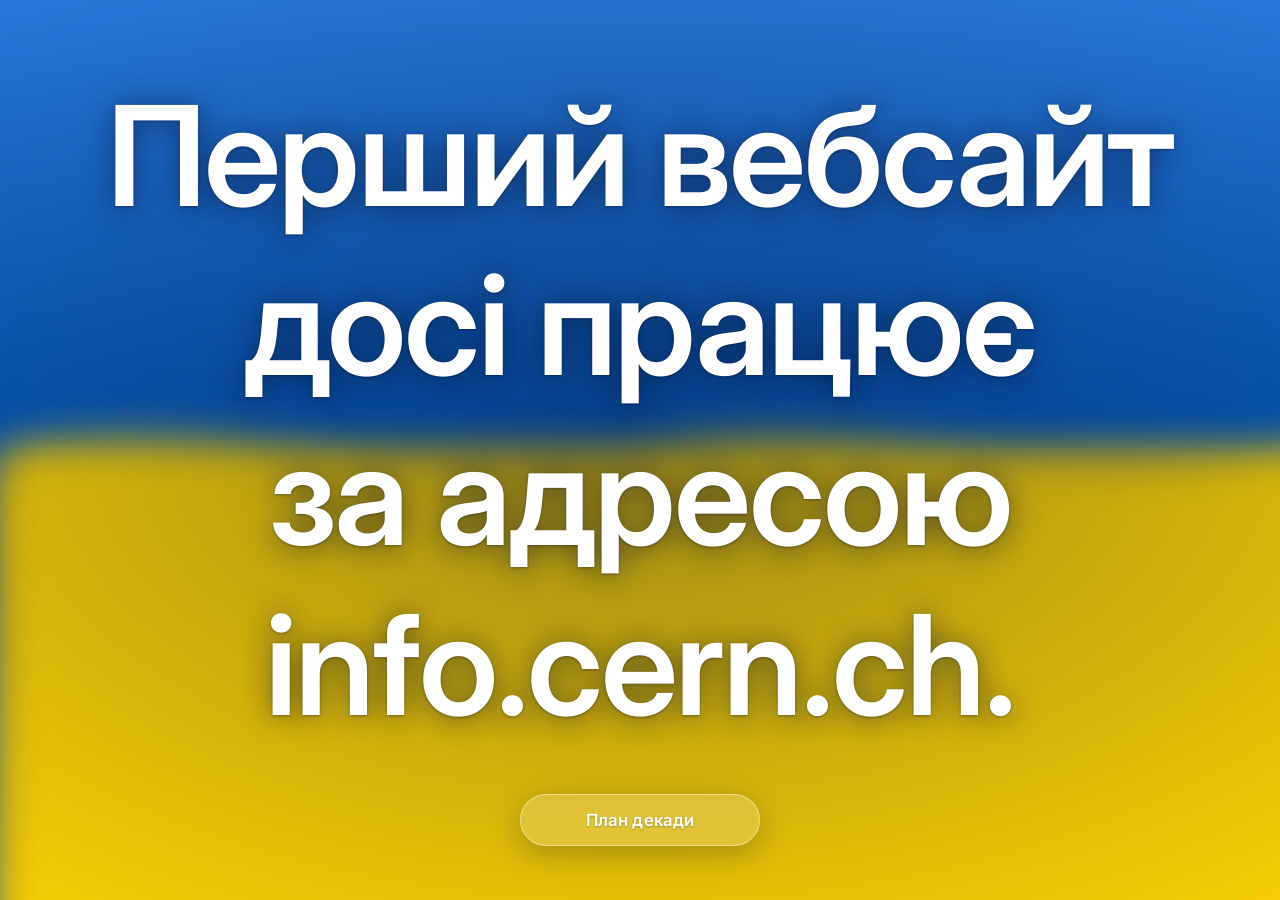
<file: index.html>
<!doctype html>
<html lang="uk">
<head>
  <meta charset="utf-8">
  <meta name="viewport" content="width=device-width, initial-scale=1, viewport-fit=cover">
  <meta name="theme-color" content="#0b4fb5">
  <meta name="description" content="Випадковий факт про інформатику та інформаційну безпеку">
  <title>Випадковий факт</title>
  <link rel="icon" href="data:image/svg+xml,%3Csvg xmlns=%27http://www.w3.org/2000/svg%27 viewBox=%270 0 64 64%27%3E%3Crect width=%2764%27 height=%2732%27 rx=%270%27 fill=%27%230057b7%27/%3E%3Crect y=%2732%27 width=%2764%27 height=%2732%27 fill=%27%23ffd500%27/%3E%3C/svg%3E">
  <link rel="preconnect" href="https://fonts.googleapis.com">
  <link rel="preconnect" href="https://fonts.gstatic.com" crossorigin>
  <link href="https://fonts.googleapis.com/css2?family=Inter:wght@600&display=swap" rel="stylesheet">
  <link rel="stylesheet" href="styles.css">
</head>
<body>
  <div class="bg" aria-hidden="true">
    <div class="sea">
      <svg class="wave wave-back" viewBox="0 0 2880 600" preserveAspectRatio="none">
        <path d="M0,70 C240,110 480,30 720,70 C960,110 1200,30 1440,70 C1680,110 1920,30 2160,70 C2400,110 2640,30 2880,70 L2880,600 L0,600 Z"/>
      </svg>
      <svg class="wave wave-front" viewBox="0 0 2880 600" preserveAspectRatio="none">
        <path d="M0,60 C240,20 480,100 720,60 C960,20 1200,100 1440,60 C1680,20 1920,100 2160,60 C2400,20 2640,100 2880,60 L2880,600 L0,600 Z"/>
      </svg>
    </div>
  </div>

  <main class="screen">
    <section class="stage" id="stage">
      <p class="fact" id="fact"></p>
    </section>
    <a class="plan-link" href="plan.html">План декади</a>
  </main>

  <script src="facts.js"></script>
  <script src="app.js"></script>
</body>
</html>
</file>
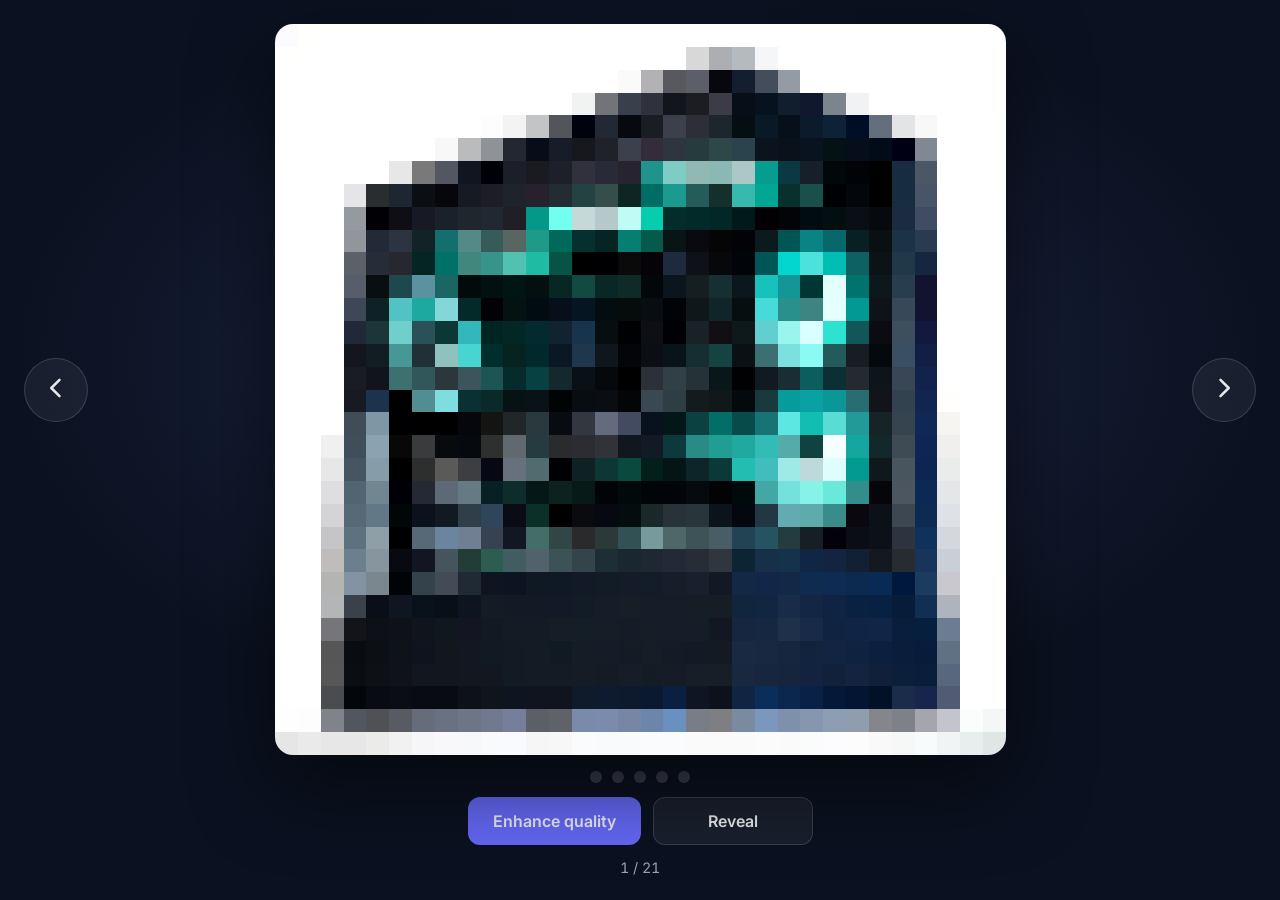
<file: filter-image/index.html>
<!doctype html>
<html lang="uk">
<head>
  <meta charset="utf-8">
  <meta name="viewport" content="width=device-width, initial-scale=1">
  <meta name="theme-color" content="#0b1120">
  <meta name="description" content="Вгадай зображення: пікселізоване фото поступово стає чіткішим">
  <title>Filter Image</title>
  <link rel="icon" href="data:image/svg+xml,%3Csvg xmlns=%27http://www.w3.org/2000/svg%27 viewBox=%270 0 64 64%27%3E%3Crect width=%2732%27 height=%2732%27 fill=%27%236366f1%27/%3E%3Crect x=%2732%27 width=%2732%27 height=%2732%27 fill=%27%2338bdf8%27/%3E%3Crect y=%2732%27 width=%2732%27 height=%2732%27 fill=%27%23f59e0b%27/%3E%3Crect x=%2732%27 y=%2732%27 width=%2732%27 height=%2732%27 fill=%27%23e2e8f0%27/%3E%3C/svg%3E">
  <link rel="preconnect" href="https://fonts.googleapis.com">
  <link rel="preconnect" href="https://fonts.gstatic.com" crossorigin>
  <link href="https://fonts.googleapis.com/css2?family=Inter:wght@500;600&display=swap" rel="stylesheet">
  <link rel="stylesheet" href="styles.css">
</head>
<body>
  <main class="app">
    <button class="arrow arrow-prev" id="prev" type="button" aria-label="Попереднє зображення">
      <svg viewBox="0 0 24 24" aria-hidden="true"><path d="M15 5l-7 7 7 7"/></svg>
    </button>

    <section class="stage" id="stage">
      <canvas class="picture" id="canvas" width="1" height="1"></canvas>
      <p class="status" id="status" hidden></p>
    </section>

    <button class="arrow arrow-next" id="next" type="button" aria-label="Наступне зображення">
      <svg viewBox="0 0 24 24" aria-hidden="true"><path d="M9 5l7 7-7 7"/></svg>
    </button>

    <footer class="controls">
      <div class="steps" id="steps" aria-label="Кроки покращення якості">
        <span class="step"></span>
        <span class="step"></span>
        <span class="step"></span>
        <span class="step"></span>
        <span class="step"></span>
      </div>
      <div class="buttons">
        <button class="btn btn-primary" id="enhance" type="button">Enhance quality</button>
        <button class="btn" id="reveal" type="button">Reveal</button>
      </div>
      <p class="counter" id="counter"></p>
    </footer>
  </main>

  <script src="images.js"></script>
  <script src="app.js"></script>
</body>
</html>
</file>
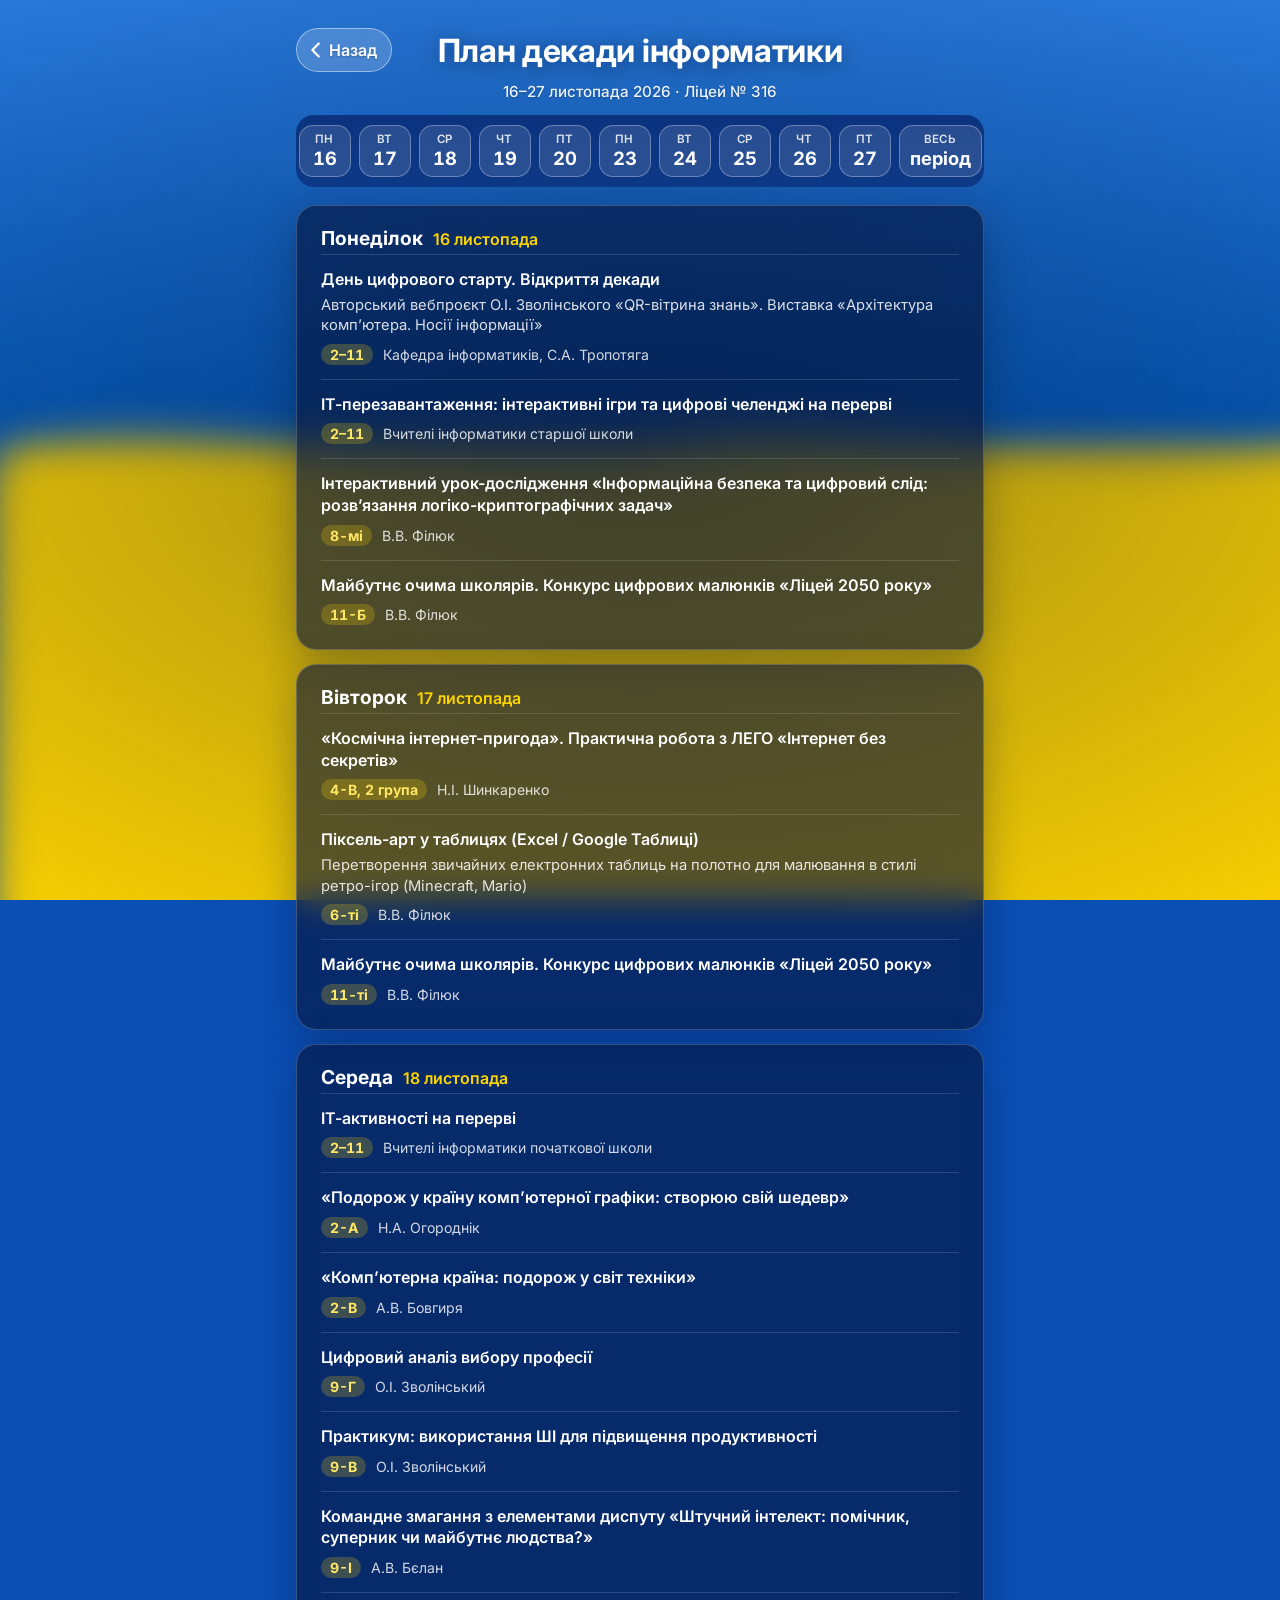
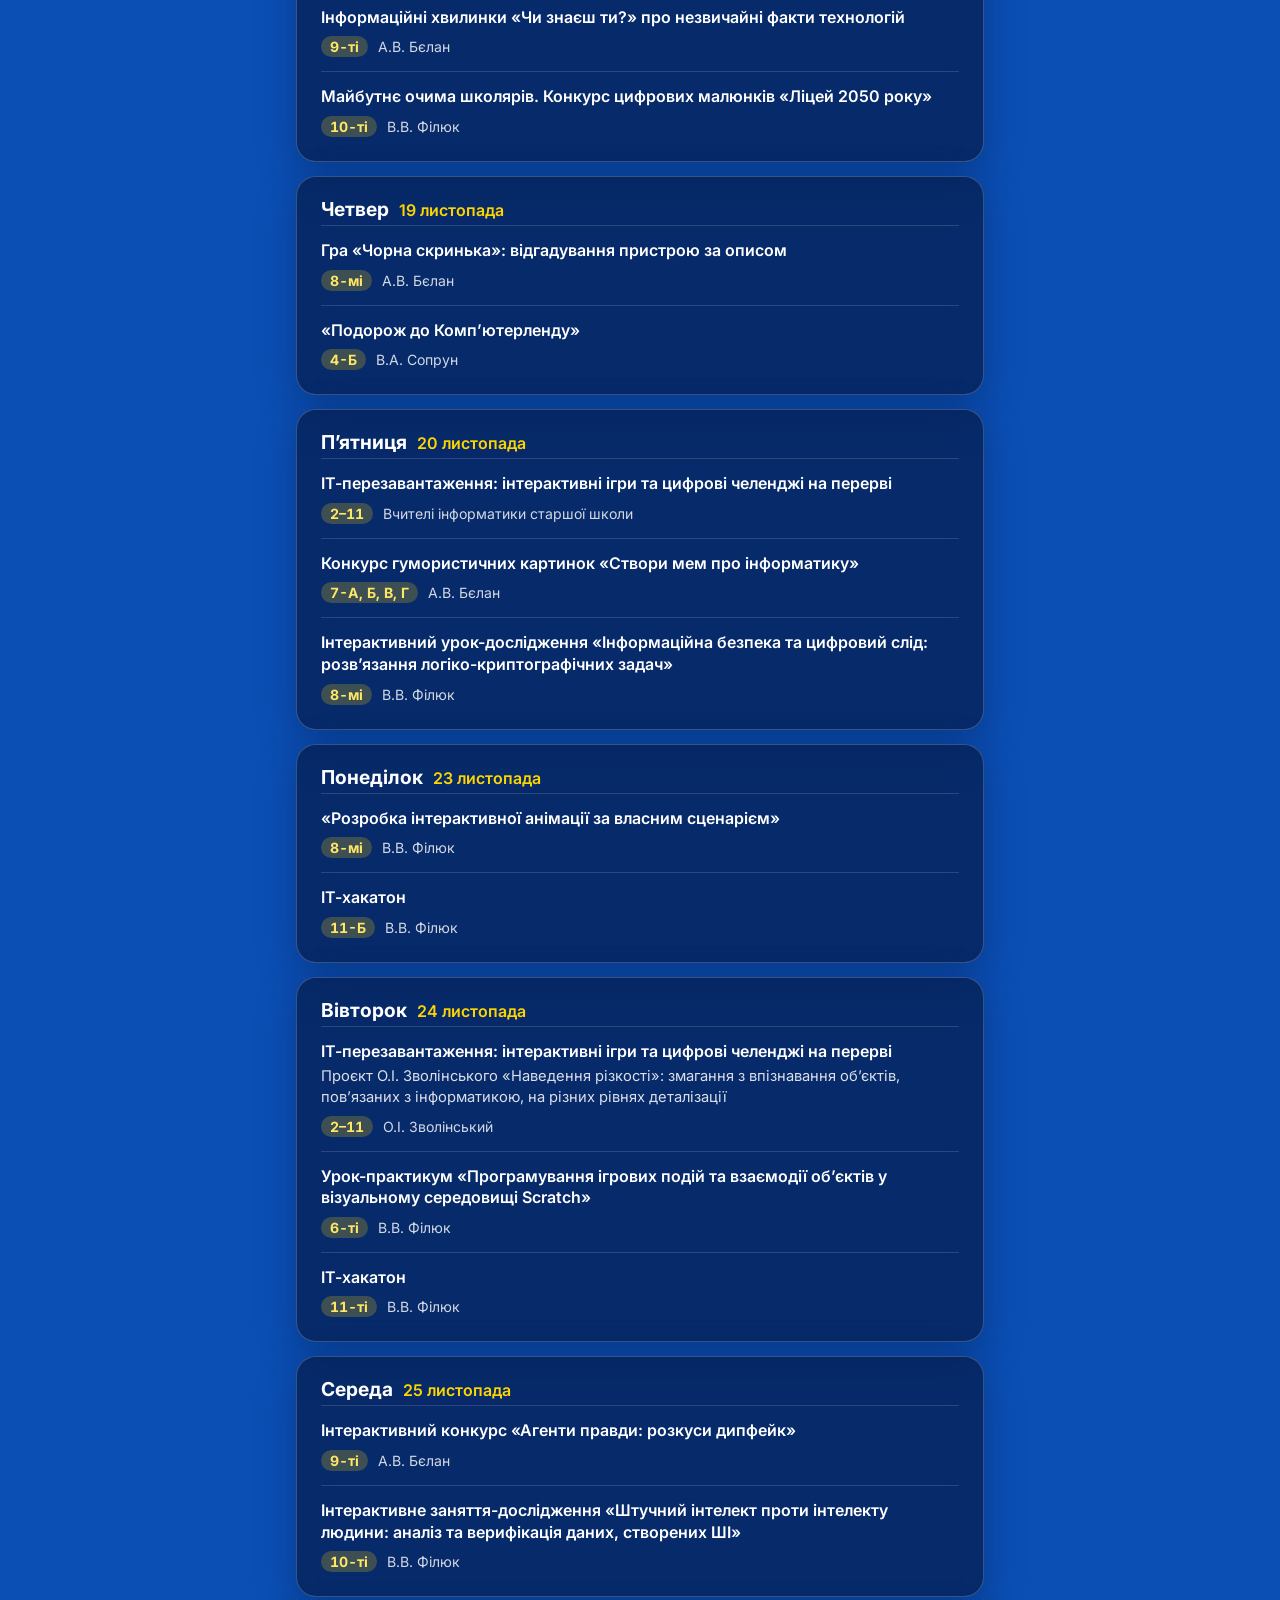
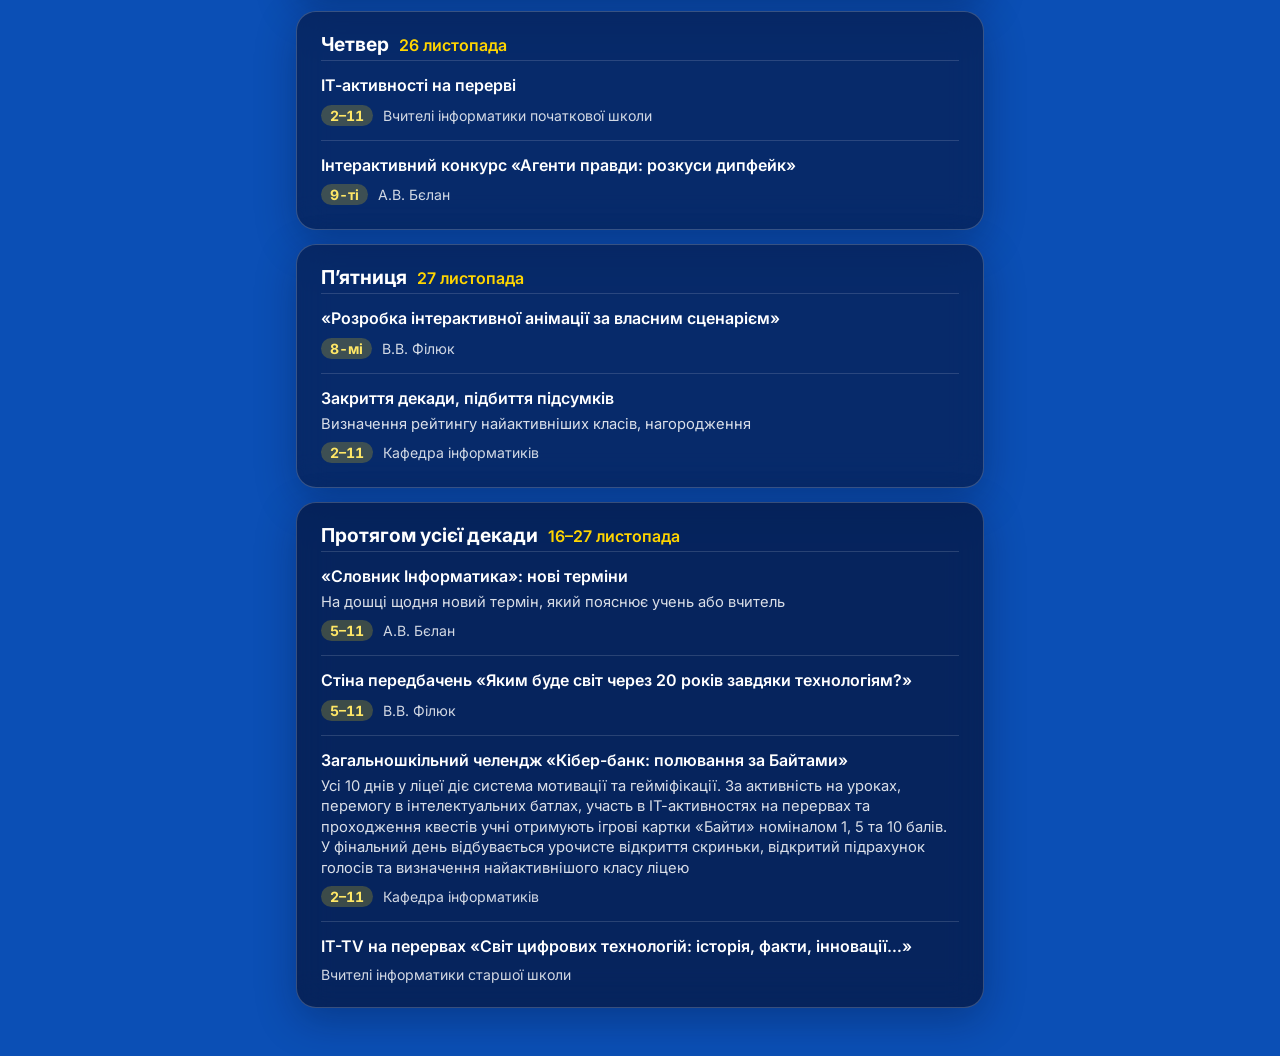
<file: plan.html>
<!doctype html>
<html lang="uk">
<head>
  <meta charset="utf-8">
  <meta name="viewport" content="width=device-width, initial-scale=1, viewport-fit=cover">
  <meta name="theme-color" content="#0b4fb5">
  <meta name="description" content="План декади інформатики">
  <title>План декади</title>
  <link rel="icon" href="data:image/svg+xml,%3Csvg xmlns=%27http://www.w3.org/2000/svg%27 viewBox=%270 0 64 64%27%3E%3Crect width=%2764%27 height=%2732%27 rx=%270%27 fill=%27%230057b7%27/%3E%3Crect y=%2732%27 width=%2764%27 height=%2732%27 fill=%27%23ffd500%27/%3E%3C/svg%3E">
  <link rel="preconnect" href="https://fonts.googleapis.com">
  <link rel="preconnect" href="https://fonts.gstatic.com" crossorigin>
  <link href="https://fonts.googleapis.com/css2?family=Inter:wght@500;600;700&display=swap" rel="stylesheet">
  <link rel="stylesheet" href="styles.css">
  <link rel="stylesheet" href="plan.css">
</head>
<body class="plan-page">
  <div class="bg" aria-hidden="true">
    <div class="sea">
      <svg class="wave wave-back" viewBox="0 0 2880 600" preserveAspectRatio="none">
        <path d="M0,70 C240,110 480,30 720,70 C960,110 1200,30 1440,70 C1680,110 1920,30 2160,70 C2400,110 2640,30 2880,70 L2880,600 L0,600 Z"/>
      </svg>
      <svg class="wave wave-front" viewBox="0 0 2880 600" preserveAspectRatio="none">
        <path d="M0,60 C240,20 480,100 720,60 C960,20 1200,100 1440,60 C1680,20 1920,100 2160,60 C2400,20 2640,100 2880,60 L2880,600 L0,600 Z"/>
      </svg>
    </div>
  </div>

  <main class="plan">
    <header class="plan-header">
      <a class="back-link" href="./">
        <svg viewBox="0 0 24 24" aria-hidden="true"><path d="M15 5l-7 7 7 7"/></svg>
        <span>Назад</span>
      </a>
      <h1 class="plan-title" id="plan-title">План декади</h1>
    </header>
    <p class="plan-subtitle" id="plan-subtitle"></p>
    <nav class="day-nav" id="day-nav" aria-label="Дні декади"></nav>
    <section class="plan-days" id="plan-days"></section>
  </main>

  <script src="plan-data.js"></script>
  <script src="plan.js"></script>
</body>
</html>
</file>
<file: styles.css>
:root {
  --bg: #0b4fb5;
  --text: #ffffff;
  --blue: #0057b7;
  --blue-light: #2a7de1;
  --yellow: #ffd500;
  --gold: #e9b800;
  --gutter: 24px;
  --gutter-y: 6vh;
}

*,
*::before,
*::after {
  box-sizing: border-box;
}

html,
body {
  height: 100%;
  margin: 0;
}

body {
  background: var(--bg);
  color: var(--text);
  font-family: "Inter", system-ui, -apple-system, "Segoe UI", Roboto, sans-serif;
  -webkit-font-smoothing: antialiased;
  overflow: hidden;
  overscroll-behavior: none;
  -webkit-tap-highlight-color: transparent;
}

.bg {
  position: fixed;
  inset: 0;
  z-index: 0;
  overflow: hidden;
  background: linear-gradient(180deg, var(--blue-light) 0%, var(--blue) 55%);
}

.bg::after {
  content: "";
  position: absolute;
  inset: 0;
  background: radial-gradient(90% 70% at 50% 50%, rgba(4, 18, 54, 0.38) 0%, rgba(4, 18, 54, 0) 100%);
}

.sea {
  position: absolute;
  top: calc(50% - 60px);
  bottom: -12vh;
  left: 0;
  right: 0;
  animation: bob 7s ease-in-out infinite alternate;
}

.wave {
  position: absolute;
  top: 0;
  left: 0;
  width: 200%;
  height: 100%;
  filter: blur(22px);
  will-change: transform;
}

.wave-back {
  fill: var(--gold);
  opacity: 0.8;
  animation: roll-right 24s linear infinite;
}

.wave-front {
  fill: var(--yellow);
  animation: roll-left 16s linear infinite;
}

@keyframes roll-left {
  from { transform: translateX(0); }
  to { transform: translateX(-50%); }
}

@keyframes roll-right {
  from { transform: translateX(-50%); }
  to { transform: translateX(0); }
}

@keyframes bob {
  from { transform: translateY(-8px); }
  to { transform: translateY(8px); }
}

.screen {
  position: relative;
  z-index: 1;
  display: grid;
  grid-template-rows: minmax(0, 1fr) auto;
  gap: 20px;
  height: 100vh;
  height: 100dvh;
  padding:
    calc(env(safe-area-inset-top) + var(--gutter-y))
    calc(env(safe-area-inset-right) + var(--gutter))
    calc(env(safe-area-inset-bottom) + var(--gutter-y))
    calc(env(safe-area-inset-left) + var(--gutter));
  user-select: none;
  -webkit-user-select: none;
}

.stage {
  display: grid;
  place-items: center;
  min-height: 0;
  min-width: 0;
}

.plan-link {
  justify-self: center;
  display: inline-flex;
  align-items: center;
  justify-content: center;
  width: min(100%, 360px);
  min-height: 52px;
  padding: 0 28px;
  border: 1px solid rgba(255, 255, 255, 0.45);
  border-radius: 999px;
  background: rgba(255, 255, 255, 0.18);
  color: var(--text);
  font-size: 1.05rem;
  font-weight: 600;
  letter-spacing: 0.01em;
  text-decoration: none;
  text-shadow: 0 1px 2px rgba(3, 14, 44, 0.3);
  box-shadow: 0 8px 30px rgba(3, 14, 44, 0.25);
  backdrop-filter: blur(14px);
  -webkit-backdrop-filter: blur(14px);
  transition: background 160ms ease, transform 120ms ease;
}

.plan-link:hover {
  background: rgba(255, 255, 255, 0.3);
}

.plan-link:active {
  transform: scale(0.97);
}

.plan-link:focus-visible {
  outline: 3px solid #fff;
  outline-offset: 3px;
}

.fact {
  margin: 0;
  max-width: 100%;
  font-weight: 600;
  font-size: clamp(1.5rem, 6vw, 4rem);
  line-height: 1.22;
  letter-spacing: -0.015em;
  text-align: center;
  text-wrap: balance;
  overflow-wrap: normal;
  text-shadow:
    0 2px 30px rgba(3, 14, 44, 0.55),
    0 1px 3px rgba(3, 14, 44, 0.35);
  opacity: 1;
  transform: translateY(0);
  transition: opacity 320ms ease, transform 320ms ease;
}

.fact.is-hidden {
  opacity: 0;
  transform: translateY(10px);
  transition: none;
}

@media (min-width: 768px) {
  :root {
    --gutter: 8vw;
    --gutter-y: 6vh;
  }

  .screen {
    gap: 28px;
  }

  .plan-link {
    width: auto;
    min-width: 240px;
  }
}

@media (prefers-reduced-motion: reduce) {
  .sea,
  .wave {
    animation: none;
  }

  .fact,
  .plan-link {
    transition: none;
  }
}
</file>
<file: filter-image/styles.css>
:root {
  --bg: #0b1120;
  --bg-glow: #1e2a4a;
  --surface: rgba(255, 255, 255, 0.06);
  --surface-strong: rgba(255, 255, 255, 0.12);
  --border: rgba(255, 255, 255, 0.14);
  --text: #e5e7eb;
  --muted: #94a3b8;
  --accent: #6366f1;
  --accent-hover: #4f46e5;
  --dot: rgba(255, 255, 255, 0.18);
  --dot-on: #38bdf8;
  --gutter: 24px;
}

*,
*::before,
*::after {
  box-sizing: border-box;
}

html,
body {
  height: 100%;
  margin: 0;
}

body {
  background:
    radial-gradient(70% 60% at 50% 40%, var(--bg-glow) 0%, var(--bg) 70%),
    var(--bg);
  color: var(--text);
  font-family: "Inter", system-ui, -apple-system, "Segoe UI", Roboto, sans-serif;
  -webkit-font-smoothing: antialiased;
  overflow: hidden;
}

.app {
  display: grid;
  grid-template-columns: auto minmax(0, 1fr) auto;
  grid-template-rows: minmax(0, 1fr) auto;
  gap: 16px var(--gutter);
  height: 100vh;
  height: 100dvh;
  padding: var(--gutter);
}

.stage {
  grid-column: 2;
  grid-row: 1;
  position: relative;
  display: grid;
  place-items: center;
  min-width: 0;
  min-height: 0;
}

.picture {
  display: block;
  border-radius: 18px;
  background: var(--surface);
  box-shadow: 0 30px 80px rgba(0, 0, 0, 0.55);
}

.status {
  position: absolute;
  inset: 0;
  display: grid;
  place-items: center;
  margin: 0;
  padding: 24px;
  color: var(--muted);
  font-size: 1.05rem;
  text-align: center;
  text-wrap: balance;
}

.status[hidden] {
  display: none;
}

.arrow {
  grid-row: 1;
  align-self: center;
  width: 64px;
  height: 64px;
  padding: 0;
  border: 1px solid var(--border);
  border-radius: 50%;
  background: var(--surface);
  color: var(--text);
  cursor: pointer;
  transition: background 160ms ease, transform 120ms ease, opacity 160ms ease;
}

.arrow-prev {
  grid-column: 1;
}

.arrow-next {
  grid-column: 3;
}

.arrow svg {
  width: 28px;
  height: 28px;
  fill: none;
  stroke: currentColor;
  stroke-width: 2.2;
  stroke-linecap: round;
  stroke-linejoin: round;
}

.arrow:hover:not(:disabled) {
  background: var(--surface-strong);
}

.arrow:active:not(:disabled) {
  transform: scale(0.95);
}

.controls {
  grid-column: 1 / -1;
  grid-row: 2;
  display: grid;
  justify-items: center;
  gap: 14px;
}

.steps {
  display: flex;
  gap: 10px;
}

.step {
  width: 12px;
  height: 12px;
  border-radius: 50%;
  background: var(--dot);
  transition: background 200ms ease, transform 200ms ease;
}

.step.is-on {
  background: var(--dot-on);
  transform: scale(1.1);
}

.buttons {
  display: flex;
  flex-wrap: wrap;
  justify-content: center;
  gap: 12px;
}

.btn {
  min-width: 160px;
  min-height: 48px;
  padding: 0 24px;
  border: 1px solid var(--border);
  border-radius: 12px;
  background: var(--surface);
  color: var(--text);
  font: inherit;
  font-size: 1rem;
  font-weight: 600;
  cursor: pointer;
  transition: background 160ms ease, transform 120ms ease, opacity 160ms ease;
}

.btn:hover:not(:disabled) {
  background: var(--surface-strong);
}

.btn-primary {
  border-color: transparent;
  background: var(--accent);
}

.btn-primary:hover:not(:disabled) {
  background: var(--accent-hover);
}

.btn:active:not(:disabled) {
  transform: translateY(1px);
}

.btn:disabled,
.arrow:disabled {
  cursor: default;
  opacity: 0.4;
}

.btn:focus-visible,
.arrow:focus-visible {
  outline: 3px solid var(--dot-on);
  outline-offset: 3px;
}

.counter {
  margin: 0;
  color: var(--muted);
  font-size: 0.9rem;
  font-variant-numeric: tabular-nums;
}

@media (max-width: 720px) {
  :root {
    --gutter: 16px;
  }

  .app {
    grid-template-columns: 1fr;
    grid-template-rows: minmax(0, 1fr) auto auto;
  }

  .stage {
    grid-column: 1;
  }

  .arrow {
    grid-row: 2;
    width: 52px;
    height: 52px;
  }

  .arrow-prev {
    grid-column: 1;
    justify-self: start;
  }

  .arrow-next {
    grid-column: 1;
    justify-self: end;
  }

  .controls {
    grid-row: 3;
  }

  .btn {
    min-width: 140px;
  }
}

@media (prefers-reduced-motion: reduce) {
  .step,
  .btn,
  .arrow {
    transition: none;
  }
}
</file>
<file: plan.css>
body.plan-page {
  overflow: auto;
  overflow-x: hidden;
}

.plan {
  position: relative;
  z-index: 1;
  max-width: 720px;
  margin: 0 auto;
  padding:
    calc(env(safe-area-inset-top) + 16px)
    calc(env(safe-area-inset-right) + 16px)
    calc(env(safe-area-inset-bottom) + 48px)
    calc(env(safe-area-inset-left) + 16px);
  color: var(--text);
}

.plan-header {
  display: grid;
  grid-template-columns: 1fr auto 1fr;
  align-items: center;
  gap: 8px;
  margin-bottom: 6px;
}

.back-link {
  justify-self: start;
  display: inline-flex;
  align-items: center;
  gap: 2px;
  min-height: 44px;
  padding: 0 14px 0 8px;
  border: 1px solid rgba(255, 255, 255, 0.45);
  border-radius: 999px;
  background: rgba(255, 255, 255, 0.18);
  color: var(--text);
  font-weight: 600;
  text-decoration: none;
  text-shadow: 0 1px 2px rgba(3, 14, 44, 0.3);
  backdrop-filter: blur(14px);
  -webkit-backdrop-filter: blur(14px);
  transition: background 160ms ease, transform 120ms ease;
}

.back-link svg {
  width: 22px;
  height: 22px;
  fill: none;
  stroke: currentColor;
  stroke-width: 2.4;
  stroke-linecap: round;
  stroke-linejoin: round;
}

.back-link:hover {
  background: rgba(255, 255, 255, 0.3);
}

.back-link:active {
  transform: scale(0.97);
}

.back-link:focus-visible,
.day-chip:focus-visible {
  outline: 3px solid #fff;
  outline-offset: 3px;
}

.plan-title {
  margin: 0;
  font-size: clamp(1.15rem, 4.6vw, 2rem);
  font-weight: 700;
  letter-spacing: -0.01em;
  text-align: center;
  text-shadow: 0 2px 20px rgba(3, 14, 44, 0.45);
  text-wrap: balance;
}

.plan-subtitle {
  margin: 0 0 14px;
  text-align: center;
  font-size: 0.95rem;
  font-weight: 500;
  opacity: 0.92;
  text-shadow: 0 1px 2px rgba(3, 14, 44, 0.3);
}

.plan-subtitle:empty {
  display: none;
}

.day-nav {
  position: sticky;
  top: 0;
  z-index: 2;
  display: flex;
  gap: 8px;
  margin: 0 -16px 16px;
  padding: 10px 16px;
  overflow-x: auto;
  scroll-snap-type: x proximity;
  scrollbar-width: none;
  background: linear-gradient(180deg, rgba(10, 47, 122, 0.92), rgba(10, 47, 122, 0.78));
  backdrop-filter: blur(16px);
  -webkit-backdrop-filter: blur(16px);
  -webkit-overflow-scrolling: touch;
}

.day-nav::-webkit-scrollbar {
  display: none;
}

.day-chip {
  flex: 0 0 auto;
  display: grid;
  justify-items: center;
  gap: 1px;
  min-width: 52px;
  min-height: 52px;
  padding: 6px 10px;
  border: 1px solid rgba(255, 255, 255, 0.3);
  border-radius: 14px;
  background: rgba(255, 255, 255, 0.12);
  color: var(--text);
  font: inherit;
  cursor: pointer;
  scroll-snap-align: center;
  transition: background 160ms ease, transform 120ms ease;
}

.day-chip:hover {
  background: rgba(255, 255, 255, 0.24);
}

.day-chip:active {
  transform: scale(0.95);
}

.day-chip.is-today {
  border-color: var(--yellow);
  background: var(--yellow);
  color: #0a2f7a;
}

.day-chip-wide {
  min-width: 72px;
}

.chip-weekday {
  font-size: 0.72rem;
  font-weight: 600;
  letter-spacing: 0.04em;
  text-transform: uppercase;
  opacity: 0.85;
}

.chip-day {
  font-size: 1.15rem;
  font-weight: 700;
  line-height: 1.1;
  font-variant-numeric: tabular-nums;
}

.plan-days {
  display: grid;
  gap: 14px;
}

.day-card {
  padding: 16px 16px 6px;
  border: 1px solid rgba(255, 255, 255, 0.2);
  border-radius: 20px;
  background: rgba(5, 20, 60, 0.62);
  box-shadow: 0 12px 40px rgba(3, 14, 44, 0.3);
  backdrop-filter: blur(16px);
  -webkit-backdrop-filter: blur(16px);
  scroll-margin-top: 90px;
}

.day-card.is-today {
  border-color: var(--yellow);
  box-shadow: 0 0 0 1px var(--yellow), 0 12px 40px rgba(3, 14, 44, 0.3);
}

.day-card-ongoing {
  background: rgba(5, 20, 60, 0.72);
}

.day-head {
  display: flex;
  align-items: center;
  justify-content: space-between;
  gap: 12px;
  margin-bottom: 4px;
}

.day-heading {
  display: flex;
  align-items: baseline;
  flex-wrap: wrap;
  gap: 4px 10px;
}

.day-name {
  margin: 0;
  font-size: 1.2rem;
  font-weight: 700;
}

.day-date {
  font-weight: 600;
  color: var(--yellow);
  white-space: nowrap;
}

.today-badge {
  flex: 0 0 auto;
  padding: 4px 10px;
  border-radius: 999px;
  background: var(--yellow);
  color: #0a2f7a;
  font-size: 0.78rem;
  font-weight: 700;
  letter-spacing: 0.04em;
  text-transform: uppercase;
}

.events {
  margin: 0;
  padding: 0;
  list-style: none;
}

.event {
  padding: 12px 0;
  border-top: 1px solid rgba(255, 255, 255, 0.14);
}

.event-title {
  margin: 0;
  font-weight: 600;
  line-height: 1.35;
}

.event-note {
  margin: 4px 0 0;
  font-size: 0.92rem;
  line-height: 1.4;
  opacity: 0.85;
}

.event-meta {
  display: flex;
  flex-wrap: wrap;
  align-items: center;
  gap: 6px 10px;
  margin-top: 8px;
  font-size: 0.88rem;
}

.event-classes {
  padding: 2px 9px;
  border-radius: 999px;
  background: rgba(255, 213, 0, 0.22);
  color: #ffe766;
  font-weight: 700;
  font-variant-numeric: tabular-nums;
  white-space: nowrap;
}

.event-owner {
  opacity: 0.82;
}

.plan-empty {
  padding: 24px;
  border-radius: 20px;
  background: rgba(5, 20, 60, 0.6);
  text-align: center;
  font-weight: 500;
}

@media (min-width: 600px) {
  .plan {
    padding-top: calc(env(safe-area-inset-top) + 28px);
  }

  .plan-header {
    margin-bottom: 10px;
  }

  .day-nav {
    justify-content: center;
    margin: 0 0 18px;
    padding: 10px 12px;
    border-radius: 18px;
  }

  .day-card {
    padding: 20px 24px 10px;
  }

  .event {
    padding: 14px 0;
  }
}

@media (prefers-reduced-motion: reduce) {
  .back-link,
  .day-chip {
    transition: none;
  }
}
</file>
